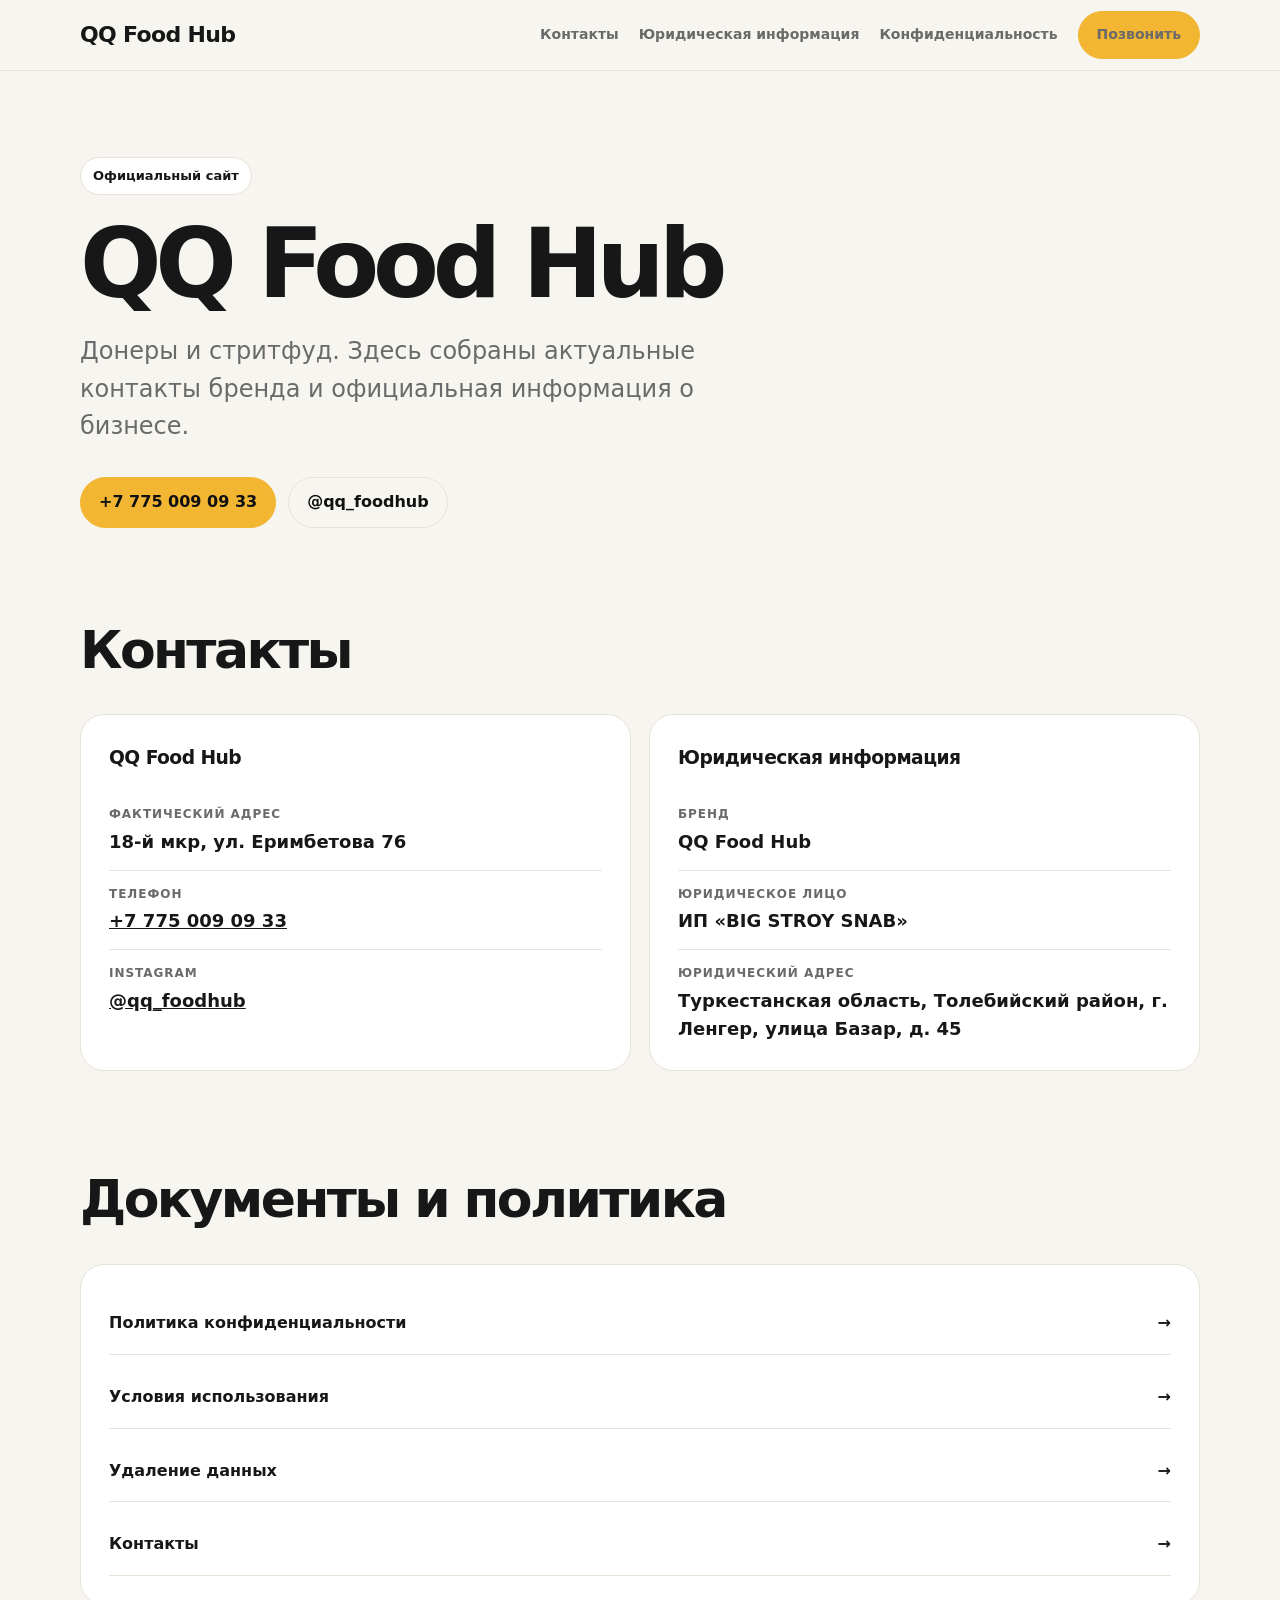
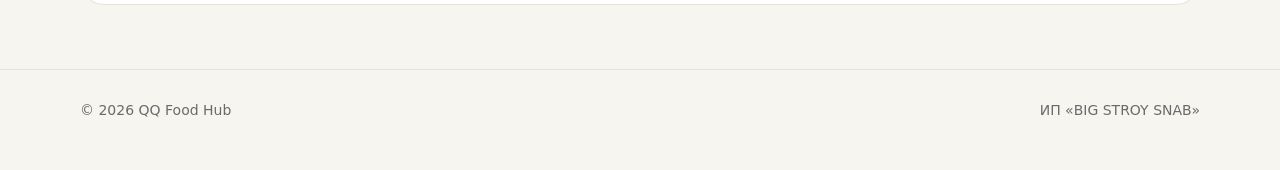
<file: index.html>
<!doctype html>
<html lang="ru">
<head>
  <meta charset="utf-8">
  <meta name="viewport" content="width=device-width,initial-scale=1">

  <title>QQ Food Hub — донеры и стритфуд</title>

  <meta name="description" content="Официальный сайт QQ Food Hub. Контакты, адрес и юридическая информация.">
  <meta name="robots" content="index,follow">

  <!-- Meta / Facebook domain verification -->
  <meta name="facebook-domain-verification" content="p7m7vi1tjo0i8lotmq0xmiiq9qzjf4">

  <link rel="stylesheet" href="styles.css">

  <script type="application/ld+json">
  {
    "@context": "https://schema.org",
    "@type": "FastFoodRestaurant",
    "name": "QQ Food Hub",
    "legalName": "ИП BIG STROY SNAB",
    "telephone": "+7 775 009 09 33",
    "sameAs": [
      "https://www.instagram.com/qq_foodhub/"
    ],
    "address": {
      "@type": "PostalAddress",
      "streetAddress": "18-й мкр, ул. Еримбетова 76"
    }
  }
  </script>
</head>

<body>

<header>
  <div class="container nav">
    <a class="brand" href="index.html">QQ Food Hub</a>

    <nav class="nav-links">
      <a href="#contacts">Контакты</a>
      <a href="#legal">Юридическая информация</a>
      <a href="privacy.html">Конфиденциальность</a>
      <a class="button" href="tel:+77750090933">Позвонить</a>
    </nav>
  </div>
</header>

<main>

  <section class="hero">
    <div class="container">

      <span class="eyebrow">Официальный сайт</span>

      <h1>QQ Food Hub</h1>

      <p>
        Донеры и стритфуд. Здесь собраны актуальные контакты бренда
        и официальная информация о бизнесе.
      </p>

      <div class="actions">

        <a class="button" href="tel:+77750090933">
          +7 775 009 09 33
        </a>

        <a
          class="button secondary"
          href="https://www.instagram.com/qq_foodhub/"
          target="_blank"
          rel="noopener"
        >
          @qq_foodhub
        </a>

      </div>
    </div>
  </section>

  <section class="section" id="contacts">
    <div class="container">

      <h2 class="section-title">Контакты</h2>

      <div class="grid">

        <article class="card contact-card">

          <h3>QQ Food Hub</h3>

          <div class="fact">
            <div class="label">Фактический адрес</div>
            <div class="value">
              18-й мкр, ул. Еримбетова 76
            </div>
          </div>

          <div class="fact">
            <div class="label">Телефон</div>
            <div class="value">
              <a href="tel:+77750090933">
                +7 775 009 09 33
              </a>
            </div>
          </div>

          <div class="fact">
            <div class="label">Instagram</div>
            <div class="value">
              <a
                href="https://www.instagram.com/qq_foodhub/"
                target="_blank"
                rel="noopener"
              >
                @qq_foodhub
              </a>
            </div>
          </div>

        </article>

        <article class="card legal-card" id="legal">

          <h3>Юридическая информация</h3>

          <div class="fact">
            <div class="label">Бренд</div>
            <div class="value">QQ Food Hub</div>
          </div>

          <div class="fact">
            <div class="label">Юридическое лицо</div>
            <div class="value">
              ИП «BIG STROY SNAB»
            </div>
          </div>

          <div class="fact">
            <div class="label">Юридический адрес</div>
            <div class="value">
              Туркестанская область, Толебийский район,
              г. Ленгер, улица Базар, д. 45
            </div>
          </div>

        </article>

      </div>
    </div>
  </section>

  <section class="section">
    <div class="container">

      <h2 class="section-title">Документы и политика</h2>

      <div class="card link-list">

        <a href="privacy.html">
          <span>Политика конфиденциальности</span>
          <span>→</span>
        </a>

        <a href="terms.html">
          <span>Условия использования</span>
          <span>→</span>
        </a>

        <a href="data-deletion.html">
          <span>Удаление данных</span>
          <span>→</span>
        </a>

        <a href="contacts.html">
          <span>Контакты</span>
          <span>→</span>
        </a>

      </div>
    </div>
  </section>

</main>

<footer>
  <div class="container footer-row">
    <div>© 2026 QQ Food Hub</div>
    <div>ИП «BIG STROY SNAB»</div>
  </div>
</footer>

</body>
</html>
</file>
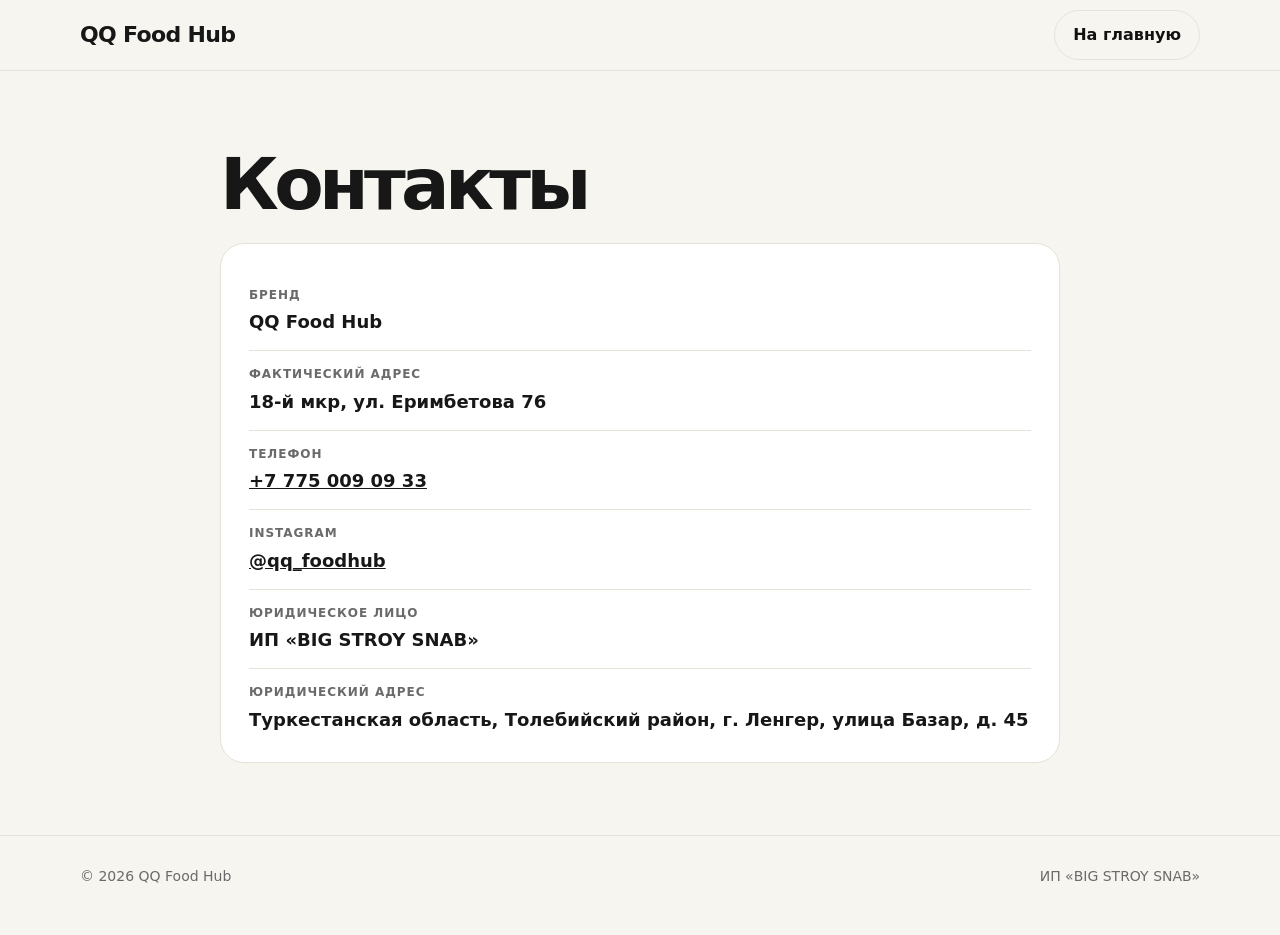
<file: contacts.html>
<!doctype html>
<html lang="ru">
<head>
  <meta charset="utf-8"><meta name="viewport" content="width=device-width,initial-scale=1">
  <title>Контакты — QQ Food Hub</title>
  <meta name="robots" content="index,follow"><link rel="stylesheet" href="styles.css">
</head>
<body>
<header><div class="container nav"><a class="brand" href="index.html">QQ Food Hub</a><a class="button secondary" href="index.html">На главную</a></div></header>
<main class="container prose">
  <h1>Контакты</h1>
  <div class="card">
    <div class="fact"><div class="label">Бренд</div><div class="value">QQ Food Hub</div></div>
    <div class="fact"><div class="label">Фактический адрес</div><div class="value">18-й мкр, ул. Еримбетова 76</div></div>
    <div class="fact"><div class="label">Телефон</div><div class="value"><a href="tel:+77750090933">+7 775 009 09 33</a></div></div>
    <div class="fact"><div class="label">Instagram</div><div class="value"><a href="https://www.instagram.com/qq_foodhub/" target="_blank" rel="noopener">@qq_foodhub</a></div></div>
    <div class="fact"><div class="label">Юридическое лицо</div><div class="value">ИП «BIG STROY SNAB»</div></div>
    <div class="fact"><div class="label">Юридический адрес</div><div class="value">Туркестанская область, Толебийский район, г. Ленгер, улица Базар, д. 45</div></div>
  </div>
</main>
<footer><div class="container footer-row"><div>© 2026 QQ Food Hub</div><div>ИП «BIG STROY SNAB»</div></div></footer>
</body>
</html>
</file>
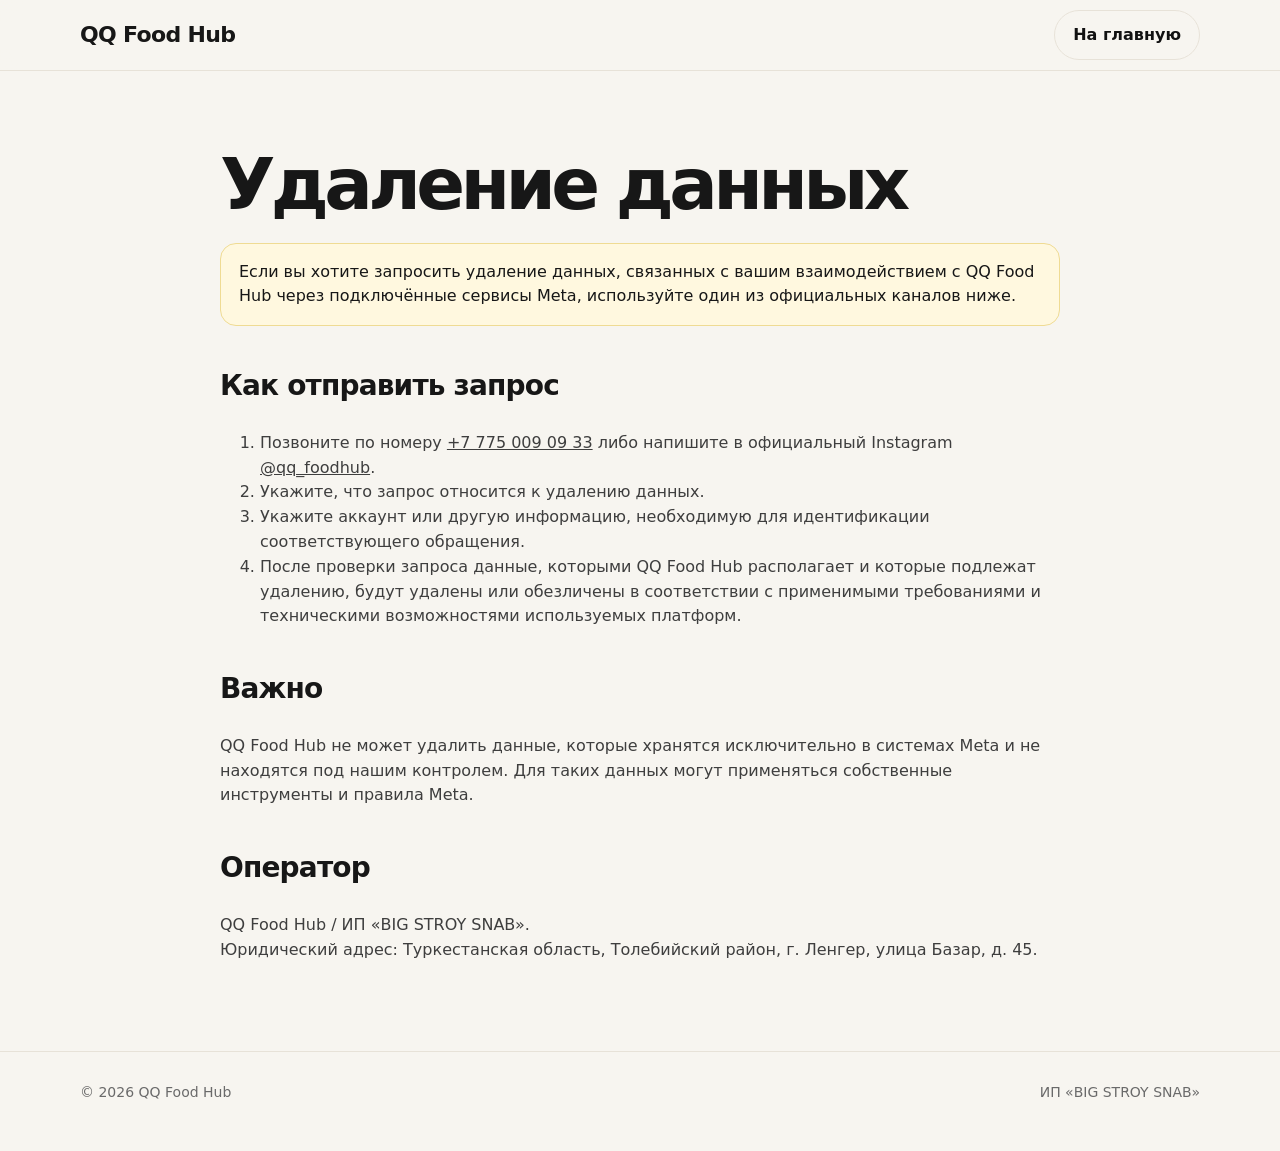
<file: data-deletion.html>
<!doctype html>
<html lang="ru">
<head>
  <meta charset="utf-8"><meta name="viewport" content="width=device-width,initial-scale=1">
  <title>Удаление данных — QQ Food Hub</title>
  <meta name="robots" content="index,follow"><link rel="stylesheet" href="styles.css">
</head>
<body>
<header><div class="container nav"><a class="brand" href="index.html">QQ Food Hub</a><a class="button secondary" href="index.html">На главную</a></div></header>
<main class="container prose">
  <h1>Удаление данных</h1>
  <div class="notice">Если вы хотите запросить удаление данных, связанных с вашим взаимодействием с QQ Food Hub через подключённые сервисы Meta, используйте один из официальных каналов ниже.</div>

  <h2>Как отправить запрос</h2>
  <ol>
    <li>Позвоните по номеру <a href="tel:+77750090933">+7 775 009 09 33</a> либо напишите в официальный Instagram <a href="https://www.instagram.com/qq_foodhub/" target="_blank" rel="noopener">@qq_foodhub</a>.</li>
    <li>Укажите, что запрос относится к удалению данных.</li>
    <li>Укажите аккаунт или другую информацию, необходимую для идентификации соответствующего обращения.</li>
    <li>После проверки запроса данные, которыми QQ Food Hub располагает и которые подлежат удалению, будут удалены или обезличены в соответствии с применимыми требованиями и техническими возможностями используемых платформ.</li>
  </ol>

  <h2>Важно</h2>
  <p>QQ Food Hub не может удалить данные, которые хранятся исключительно в системах Meta и не находятся под нашим контролем. Для таких данных могут применяться собственные инструменты и правила Meta.</p>

  <h2>Оператор</h2>
  <p>QQ Food Hub / ИП «BIG STROY SNAB».<br>Юридический адрес: Туркестанская область, Толебийский район, г. Ленгер, улица Базар, д. 45.</p>
</main>
<footer><div class="container footer-row"><div>© 2026 QQ Food Hub</div><div>ИП «BIG STROY SNAB»</div></div></footer>
</body>
</html>
</file>
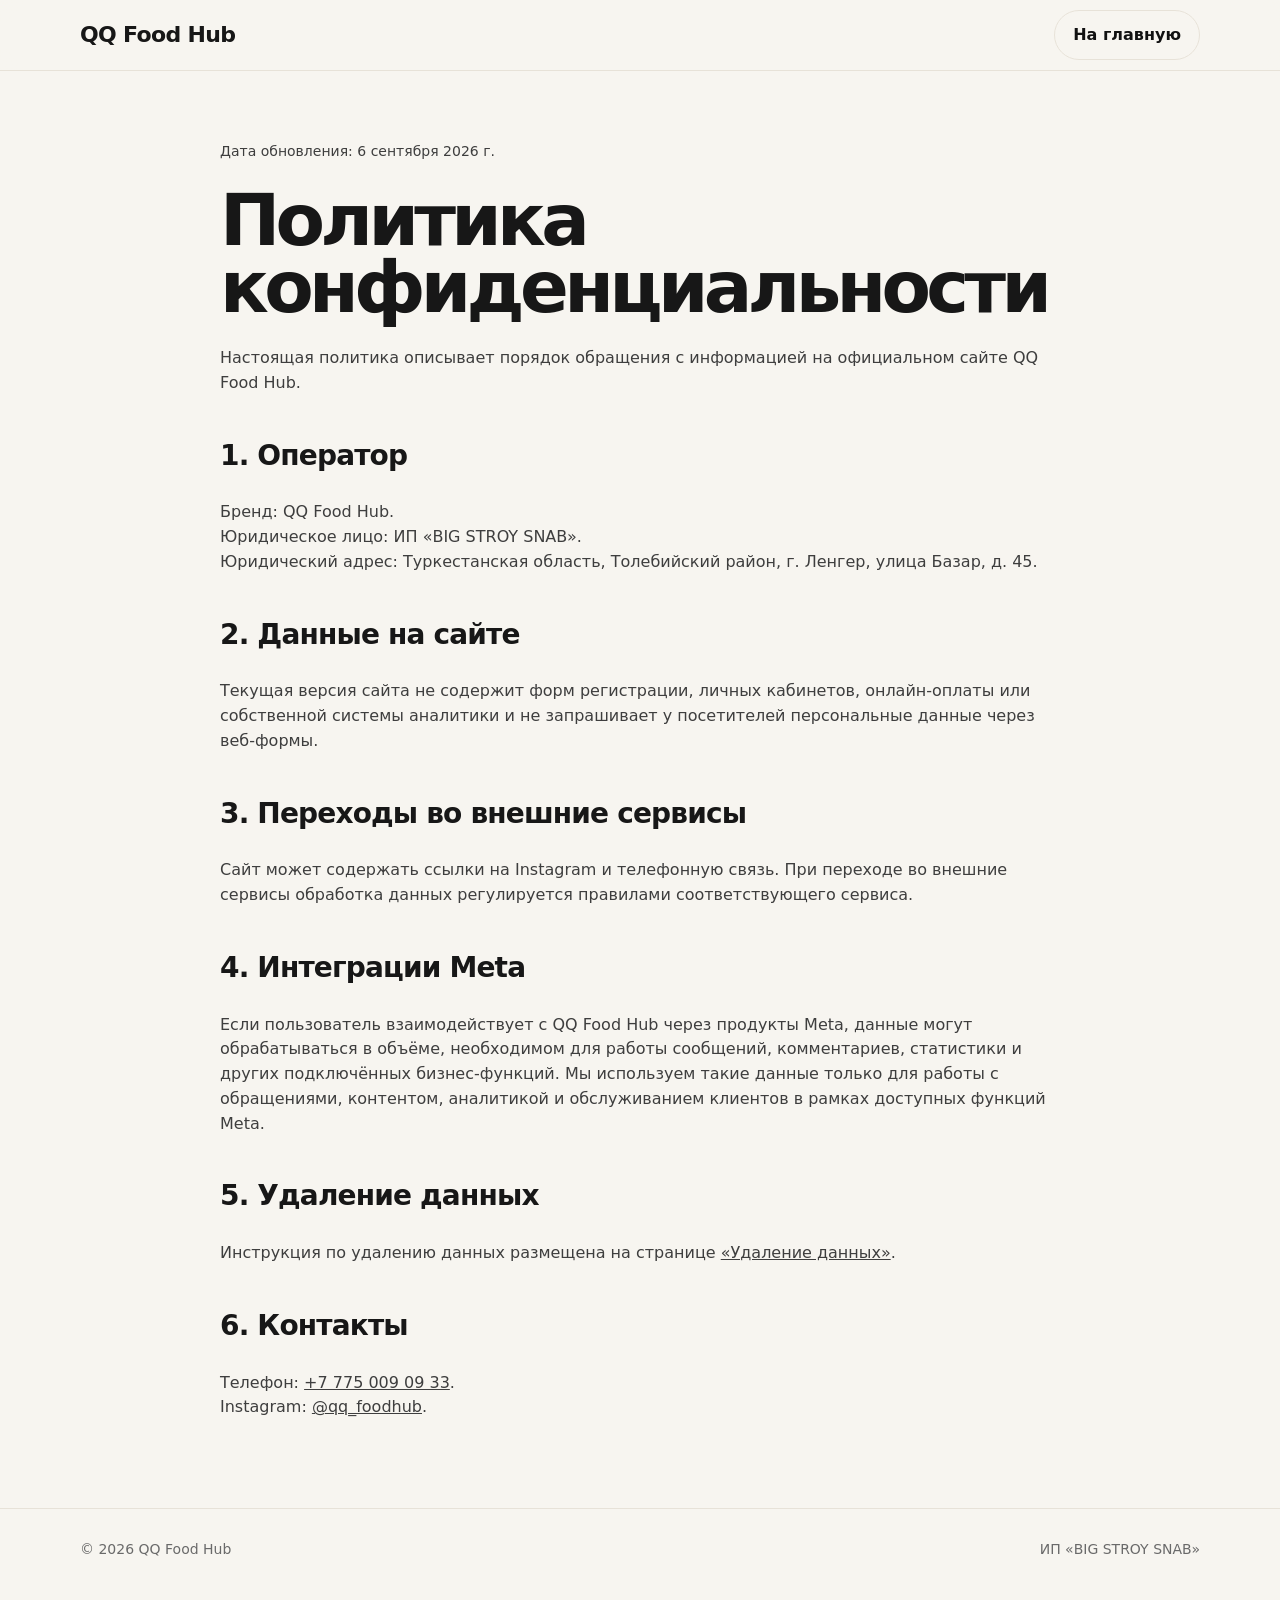
<file: privacy.html>
<!doctype html>
<html lang="ru">
<head>
  <meta charset="utf-8"><meta name="viewport" content="width=device-width,initial-scale=1">
  <title>Политика конфиденциальности — QQ Food Hub</title>
  <meta name="robots" content="index,follow"><link rel="stylesheet" href="styles.css">
</head>
<body>
<header><div class="container nav"><a class="brand" href="index.html">QQ Food Hub</a><a class="button secondary" href="index.html">На главную</a></div></header>
<main class="container prose">
  <p class="meta">Дата обновления: 6 сентября 2026 г.</p>
  <h1>Политика конфиденциальности</h1>
  <p>Настоящая политика описывает порядок обращения с информацией на официальном сайте QQ Food Hub.</p>

  <h2>1. Оператор</h2>
  <p>Бренд: QQ Food Hub.<br>Юридическое лицо: ИП «BIG STROY SNAB».<br>Юридический адрес: Туркестанская область, Толебийский район, г. Ленгер, улица Базар, д. 45.</p>

  <h2>2. Данные на сайте</h2>
  <p>Текущая версия сайта не содержит форм регистрации, личных кабинетов, онлайн-оплаты или собственной системы аналитики и не запрашивает у посетителей персональные данные через веб-формы.</p>

  <h2>3. Переходы во внешние сервисы</h2>
  <p>Сайт может содержать ссылки на Instagram и телефонную связь. При переходе во внешние сервисы обработка данных регулируется правилами соответствующего сервиса.</p>

  <h2>4. Интеграции Meta</h2>
  <p>Если пользователь взаимодействует с QQ Food Hub через продукты Meta, данные могут обрабатываться в объёме, необходимом для работы сообщений, комментариев, статистики и других подключённых бизнес-функций. Мы используем такие данные только для работы с обращениями, контентом, аналитикой и обслуживанием клиентов в рамках доступных функций Meta.</p>

  <h2>5. Удаление данных</h2>
  <p>Инструкция по удалению данных размещена на странице <a href="data-deletion.html">«Удаление данных»</a>.</p>

  <h2>6. Контакты</h2>
  <p>Телефон: <a href="tel:+77750090933">+7 775 009 09 33</a>.<br>Instagram: <a href="https://www.instagram.com/qq_foodhub/" target="_blank" rel="noopener">@qq_foodhub</a>.</p>
</main>
<footer><div class="container footer-row"><div>© 2026 QQ Food Hub</div><div>ИП «BIG STROY SNAB»</div></div></footer>
</body>
</html>
</file>
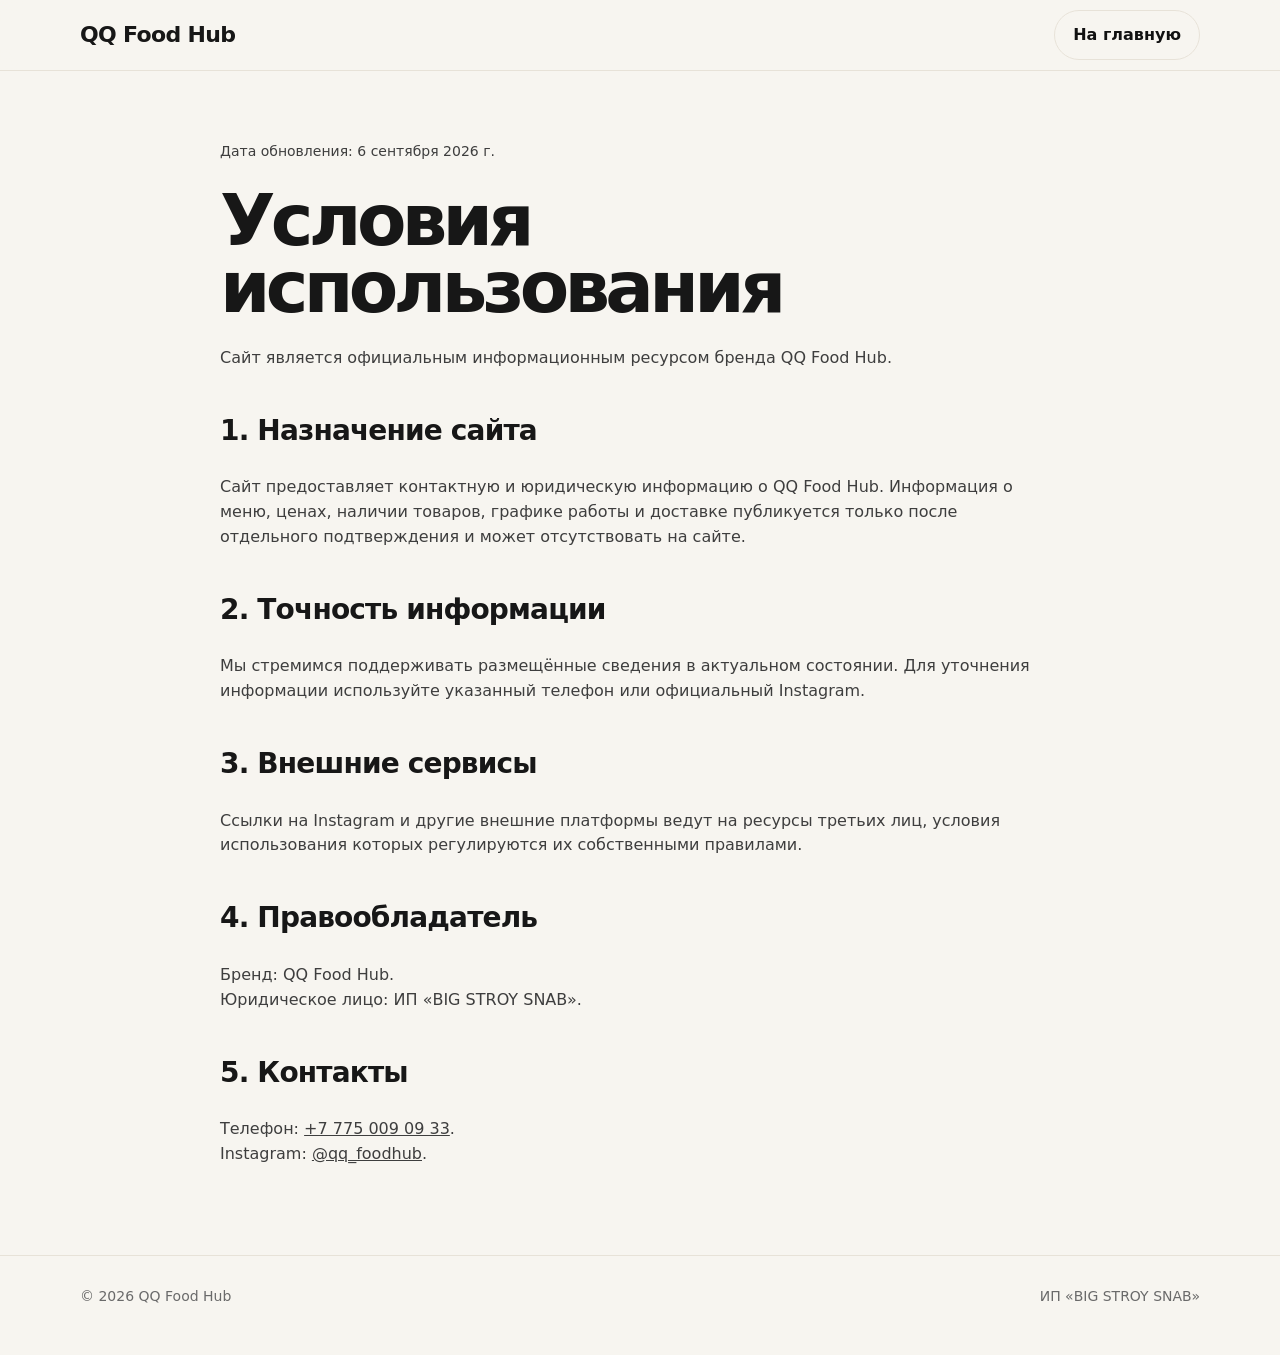
<file: terms.html>
<!doctype html>
<html lang="ru">
<head>
  <meta charset="utf-8"><meta name="viewport" content="width=device-width,initial-scale=1">
  <title>Условия использования — QQ Food Hub</title>
  <meta name="robots" content="index,follow"><link rel="stylesheet" href="styles.css">
</head>
<body>
<header><div class="container nav"><a class="brand" href="index.html">QQ Food Hub</a><a class="button secondary" href="index.html">На главную</a></div></header>
<main class="container prose">
  <p class="meta">Дата обновления: 6 сентября 2026 г.</p>
  <h1>Условия использования</h1>
  <p>Сайт является официальным информационным ресурсом бренда QQ Food Hub.</p>

  <h2>1. Назначение сайта</h2>
  <p>Сайт предоставляет контактную и юридическую информацию о QQ Food Hub. Информация о меню, ценах, наличии товаров, графике работы и доставке публикуется только после отдельного подтверждения и может отсутствовать на сайте.</p>

  <h2>2. Точность информации</h2>
  <p>Мы стремимся поддерживать размещённые сведения в актуальном состоянии. Для уточнения информации используйте указанный телефон или официальный Instagram.</p>

  <h2>3. Внешние сервисы</h2>
  <p>Ссылки на Instagram и другие внешние платформы ведут на ресурсы третьих лиц, условия использования которых регулируются их собственными правилами.</p>

  <h2>4. Правообладатель</h2>
  <p>Бренд: QQ Food Hub.<br>Юридическое лицо: ИП «BIG STROY SNAB».</p>

  <h2>5. Контакты</h2>
  <p>Телефон: <a href="tel:+77750090933">+7 775 009 09 33</a>.<br>Instagram: <a href="https://www.instagram.com/qq_foodhub/" target="_blank" rel="noopener">@qq_foodhub</a>.</p>
</main>
<footer><div class="container footer-row"><div>© 2026 QQ Food Hub</div><div>ИП «BIG STROY SNAB»</div></div></footer>
</body>
</html>
</file>
<file: styles.css>
:root{
  --bg:#f7f5f0;
  --surface:#ffffff;
  --text:#171717;
  --muted:#6a6a6a;
  --line:#e7e2d8;
  --accent:#f2b632;
  --accent-dark:#c98700;
  --max:1120px;
}
*{box-sizing:border-box}
html{scroll-behavior:smooth}
body{
  margin:0;
  font-family:Inter,system-ui,-apple-system,BlinkMacSystemFont,"Segoe UI",sans-serif;
  color:var(--text);
  background:var(--bg);
  line-height:1.55;
}
a{color:inherit}
.container{width:min(var(--max),calc(100% - 32px));margin:0 auto}
header{
  position:sticky;top:0;z-index:20;
  background:rgba(247,245,240,.94);
  backdrop-filter:blur(12px);
  border-bottom:1px solid var(--line)
}
.nav{display:flex;align-items:center;justify-content:space-between;min-height:70px;gap:24px}
.brand{font-weight:900;letter-spacing:-.03em;font-size:22px;text-decoration:none}
.nav-links{display:flex;gap:20px;align-items:center;flex-wrap:wrap}
.nav-links a{text-decoration:none;color:var(--muted);font-weight:650;font-size:14px}
.nav-links a:hover{color:var(--text)}
.button{
  display:inline-flex;align-items:center;justify-content:center;
  padding:12px 18px;border-radius:999px;text-decoration:none;font-weight:800;
  background:var(--accent);border:1px solid var(--accent);color:#111
}
.button.secondary{background:transparent;border-color:var(--line)}
.hero{padding:86px 0 58px}
.eyebrow{display:inline-flex;padding:8px 12px;border-radius:999px;background:#fff;border:1px solid var(--line);font-size:13px;font-weight:800}
h1{font-size:clamp(48px,9vw,96px);line-height:.94;letter-spacing:-.065em;margin:24px 0 24px;max-width:900px}
.hero p{font-size:clamp(18px,2vw,24px);color:var(--muted);max-width:720px;margin:0 0 32px}
.actions{display:flex;gap:12px;flex-wrap:wrap}
.grid{display:grid;grid-template-columns:repeat(12,1fr);gap:18px}
.card{background:var(--surface);border:1px solid var(--line);border-radius:24px;padding:28px}
.card h2,.card h3{margin-top:0;letter-spacing:-.03em}
.card p:last-child{margin-bottom:0}
.contact-card{grid-column:span 6}
.legal-card{grid-column:span 6}
.fact{padding:14px 0;border-bottom:1px solid var(--line)}
.fact:last-child{border-bottom:0;padding-bottom:0}
.label{font-size:12px;color:var(--muted);font-weight:800;text-transform:uppercase;letter-spacing:.08em}
.value{font-size:18px;font-weight:750;margin-top:4px}
.section{padding:24px 0 64px}
.section-title{font-size:clamp(32px,5vw,52px);letter-spacing:-.05em;margin:0 0 24px}
.link-list{display:grid;gap:12px}
.link-list a{display:flex;justify-content:space-between;gap:24px;padding:18px 0;border-bottom:1px solid var(--line);text-decoration:none;font-weight:750}
footer{border-top:1px solid var(--line);padding:30px 0 48px;color:var(--muted);font-size:14px}
.footer-row{display:flex;justify-content:space-between;gap:20px;flex-wrap:wrap}
.prose{max-width:840px;padding:56px 0 72px}
.prose h1{font-size:clamp(40px,7vw,72px)}
.prose h2{font-size:28px;margin-top:38px;letter-spacing:-.03em}
.prose p,.prose li{color:#3e3e3e}
.notice{background:#fff8df;border:1px solid #efdb93;padding:16px 18px;border-radius:16px}
.meta{font-size:14px;color:var(--muted)}
@media(max-width:760px){
  .nav{align-items:flex-start;padding:18px 0}
  .nav-links{display:none}
  .hero{padding-top:56px}
  .contact-card,.legal-card{grid-column:1/-1}
  .card{padding:22px}
}
</file>
